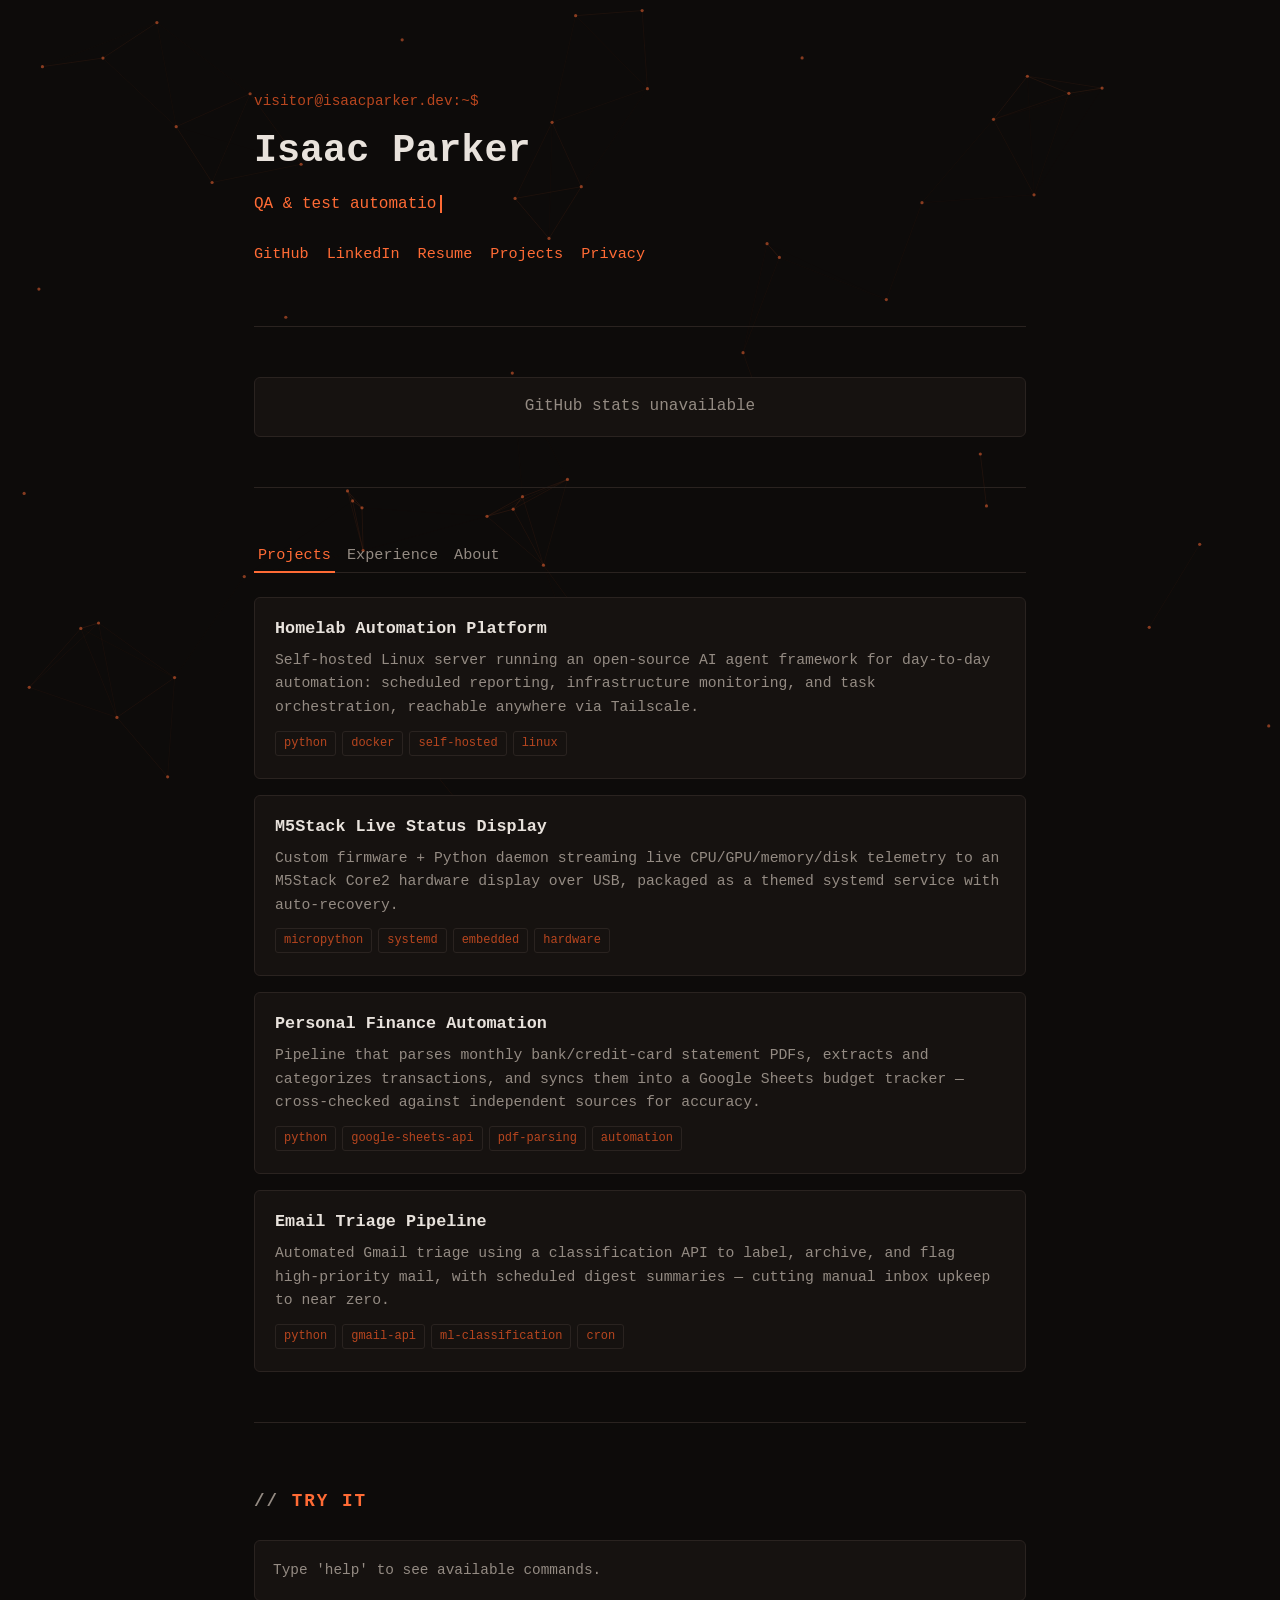
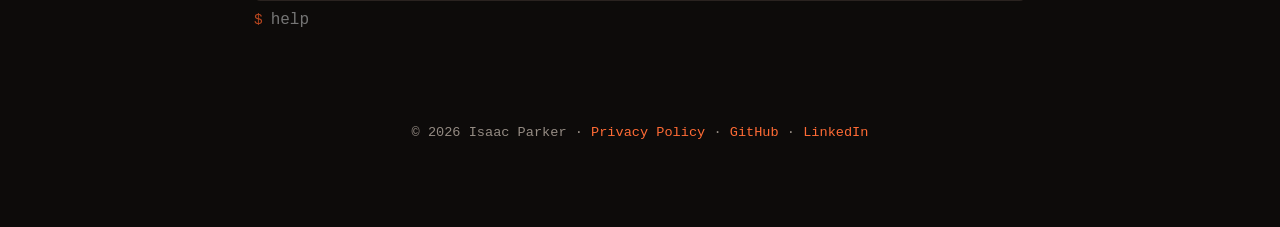
<file: index.html>
<!DOCTYPE html>
<html lang="en">
<head>
<meta charset="UTF-8">
<meta name="viewport" content="width=device-width, initial-scale=1.0">
<title>Isaac Parker</title>
<meta name="description" content="Isaac Parker — QA/test engineer and systems builder. Hardware test automation, Python tooling, self-hosted infrastructure and AI agent orchestration.">
<link rel="stylesheet" href="styles.css">
</head>
<body>
  <canvas id="bg-canvas"></canvas>

  <div class="container">
    <header class="hero">
      <div class="prompt">visitor@isaacparker.dev:~$</div>
      <h1>Isaac Parker</h1>
      <div class="subtitle"><span id="typed"></span></div>
      <nav class="links">
        <a href="https://github.com/IsaacPark432" target="_blank" rel="noopener">GitHub</a>
        <a href="https://www.linkedin.com/in/isaac-parker111/" target="_blank" rel="noopener">LinkedIn</a>
        <a href="resume.pdf" target="_blank" rel="noopener">Resume</a>
        <a href="#main-tabs">Projects</a>
        <a href="privacy.html">Privacy</a>
      </nav>
    </header>

    <section id="github-stats" class="reveal">
      <div class="gh-stats" id="gh-stats">
        <div class="gh-stat"><span class="gh-num" id="gh-repos">–</span><span class="gh-label">public repos</span></div>
        <div class="gh-stat"><span class="gh-num" id="gh-stars">–</span><span class="gh-label">stars earned</span></div>
        <div class="gh-stat"><span class="gh-num" id="gh-followers">–</span><span class="gh-label">followers</span></div>
        <div class="gh-stat"><span class="gh-num" id="gh-lang">–</span><span class="gh-label">top language</span></div>
      </div>
    </section>

    <section id="main-tabs" class="reveal">
      <div class="tab-bar" role="tablist">
        <button class="tab-btn active" data-tab="projects" role="tab" aria-selected="true">Projects</button>
        <button class="tab-btn" data-tab="experience" role="tab" aria-selected="false">Experience</button>
        <button class="tab-btn" data-tab="about" role="tab" aria-selected="false">About</button>
      </div>

      <div class="tab-panel active" id="tab-projects" role="tabpanel">
        <div class="project-grid">
          <div class="project">
            <h3>Homelab Automation Platform</h3>
            <p>Self-hosted Linux server running an open-source AI agent framework for day-to-day automation: scheduled reporting, infrastructure monitoring, and task orchestration, reachable anywhere via Tailscale.</p>
            <div class="tags"><span>python</span><span>docker</span><span>self-hosted</span><span>linux</span></div>
          </div>
          <div class="project">
            <h3>M5Stack Live Status Display</h3>
            <p>Custom firmware + Python daemon streaming live CPU/GPU/memory/disk telemetry to an M5Stack Core2 hardware display over USB, packaged as a themed systemd service with auto-recovery.</p>
            <div class="tags"><span>micropython</span><span>systemd</span><span>embedded</span><span>hardware</span></div>
          </div>
          <div class="project">
            <h3>Personal Finance Automation</h3>
            <p>Pipeline that parses monthly bank/credit-card statement PDFs, extracts and categorizes transactions, and syncs them into a Google Sheets budget tracker — cross-checked against independent sources for accuracy.</p>
            <div class="tags"><span>python</span><span>google-sheets-api</span><span>pdf-parsing</span><span>automation</span></div>
          </div>
          <div class="project">
            <h3>Email Triage Pipeline</h3>
            <p>Automated Gmail triage using a classification API to label, archive, and flag high-priority mail, with scheduled digest summaries — cutting manual inbox upkeep to near zero.</p>
            <div class="tags"><span>python</span><span>gmail-api</span><span>ml-classification</span><span>cron</span></div>
          </div>
        </div>
      </div>

      <div class="tab-panel" id="tab-experience" role="tabpanel">
        <div class="timeline">
          <div class="timeline-item">
            <div class="timeline-meta">
              <span class="timeline-role">QA Engineer</span>
              <span class="timeline-org">Ring / Amazon — Los Angeles, CA</span>
              <span class="timeline-date">May 2022 – Present</span>
            </div>
            <p class="timeline-sub">Project: Battery Pack</p>
            <ul>
              <li>Designed and built custom hardware test rigs, including a Raspberry Pi–based system with UART communication and a programmable resistive load for controlled battery discharge testing.</li>
              <li>Built comprehensive test suites supporting firmware development through system-level testing; migrated test scripts from Bash to Python for extensibility and coverage.</li>
              <li>Tracked and measured power consumption throughout development to minimize loss and surface savings opportunities.</li>
            </ul>
            <p class="timeline-sub">Project: Ring Car Camera</p>
            <ul>
              <li>Supported a successful product launch through field testing and system-level testing up to release.</li>
              <li>Led thermal characterization testing in high-heat environments, producing data that shaped the thermal policy shipped in all production dash cameras.</li>
              <li>Managed an early-access tester cohort — assigning test plans, collecting sentiment, and analyzing feedback pre-launch.</li>
            </ul>
          </div>

          <div class="timeline-item">
            <div class="timeline-meta">
              <span class="timeline-role">Engineering Intern</span>
              <span class="timeline-org">Scener — Seattle, WA</span>
              <span class="timeline-date">June 2020 – Jan 2021</span>
            </div>
            <ul>
              <li>Identified and reported bugs across testing phases, working directly with end-users to root-cause issues.</li>
              <li>Worked in an agile development environment on a web product serving 2M+ users.</li>
              <li>Triaged high volumes of daily user tickets to surface key concerns for the engineering team.</li>
              <li>Built an automated regression suite with Selenium + Python to streamline release testing.</li>
            </ul>
          </div>

          <div class="timeline-item">
            <div class="timeline-meta">
              <span class="timeline-role">B.S. Computer Engineering</span>
              <span class="timeline-org">Seattle University — Seattle, WA</span>
              <span class="timeline-date">May 2021</span>
            </div>
            <ul>
              <li>NCAA Division I Student-Athlete · IEEE Student Chapter Leader · SAAC Member · Undergraduate Student Researcher.</li>
              <li><strong>Capstone:</strong> Electric Meter Simulation App — a Python phone application simulating simple and complex waveforms via a phone's audio jack, applying DSP and superposition concepts to help sales/test engineers demo products to customers.</li>
            </ul>
          </div>

          <div class="timeline-item">
            <div class="timeline-meta">
              <span class="timeline-role">Skills</span>
            </div>
            <div class="tags">
              <span>Python</span><span>C++</span><span>C</span><span>C#</span><span>Pytest</span>
              <span>Hardware Bring-up</span><span>Thermal Testing</span><span>Data Analysis</span><span>Soldering</span>
            </div>
          </div>
        </div>
      </div>

      <div class="tab-panel" id="tab-about">
        <div class="about-grid">
          <p>QA/test engineer with a hardware-and-software background — I design test systems, write the tooling that runs them, and dig into the data they produce. Day to day that means building custom test rigs, automating regression suites, and chasing root causes from firmware up to the system level.</p>
          <p>Outside of work I run a home server that hosts an AI agent for day-to-day automation — budget tracking, email triage, infrastructure monitoring — and build small hardware/software projects that remove tedious manual work.</p>
          <p>Interested in: test automation, embedded systems, developer tooling, and agent-driven infrastructure.</p>
        </div>
      </div>
    </section>

    <section id="terminal-section" class="reveal">
      <h2>Try it</h2>
      <div class="terminal" id="term-output">
        <div class="terminal-line">Type 'help' to see available commands.</div>
      </div>
      <div class="terminal-input-row">
        <span class="prompt">$</span>
        <input id="term-input" type="text" autocomplete="off" spellcheck="false" placeholder="help">
      </div>
    </section>

    <footer>
      &copy; 2026 Isaac Parker · <a href="privacy.html">Privacy Policy</a> · <a href="https://github.com/IsaacPark432">GitHub</a> · <a href="https://www.linkedin.com/in/isaac-parker111/">LinkedIn</a>
    </footer>
  </div>
  <script src="script.js"></script>
</body>
</html>
</file>
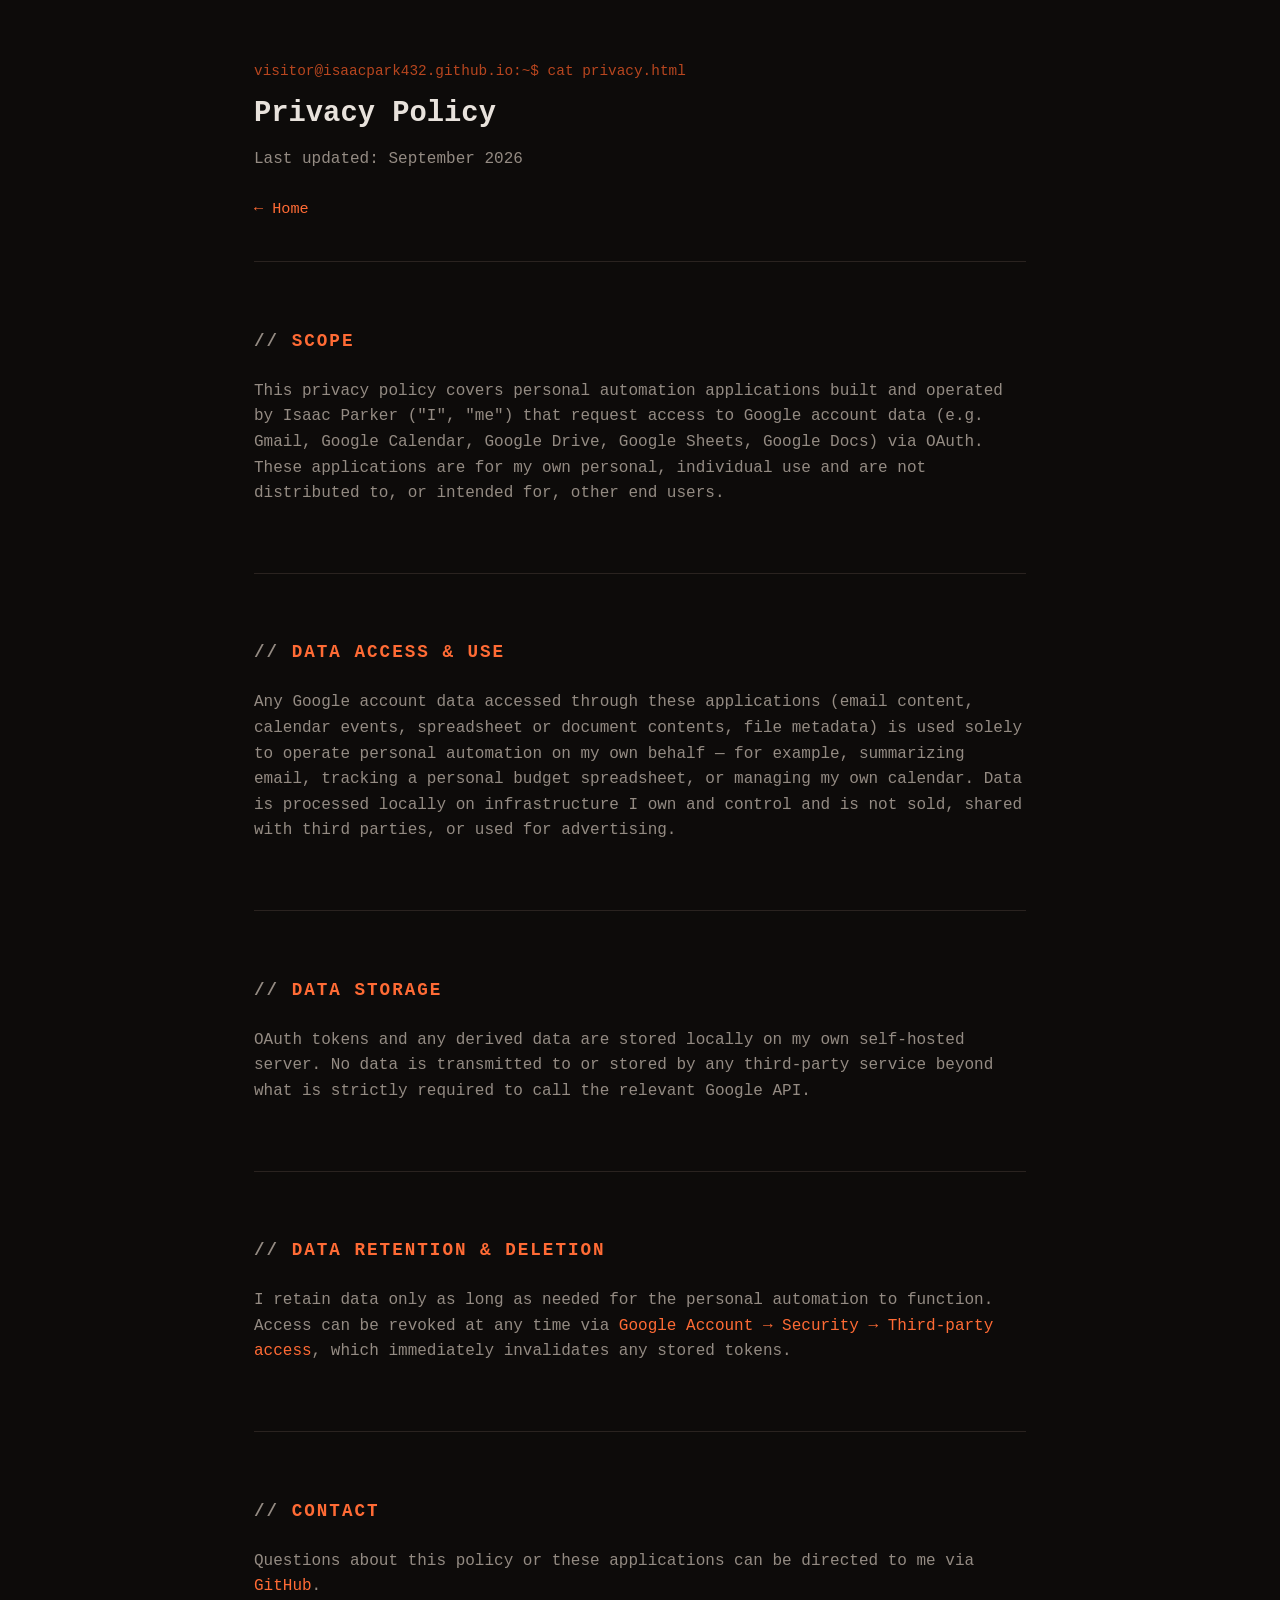
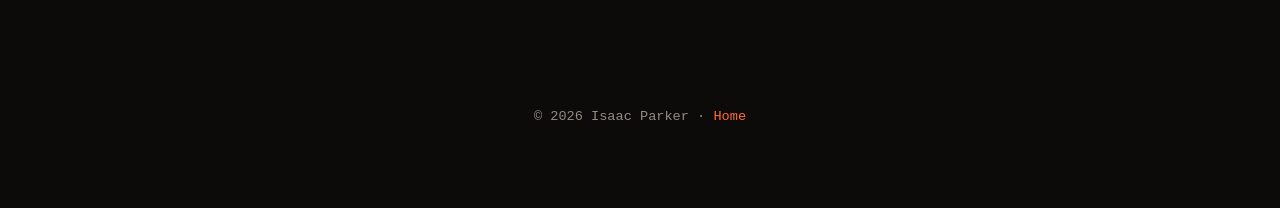
<file: privacy.html>
<!DOCTYPE html>
<html lang="en">
<head>
<meta charset="UTF-8">
<meta name="viewport" content="width=device-width, initial-scale=1.0">
<title>Privacy Policy — Isaac Parker</title>
<link rel="stylesheet" href="styles.css">
</head>
<body>
  <div class="container">
    <header class="hero" style="padding: 60px 0 40px;">
      <div class="prompt">visitor@isaacpark432.github.io:~$ cat privacy.html</div>
      <h1 style="font-size: 1.8rem;">Privacy Policy</h1>
      <div class="subtitle">Last updated: September 2026</div>
      <nav class="links">
        <a href="index.html">← Home</a>
      </nav>
    </header>

    <section>
      <h2>Scope</h2>
      <p style="color: var(--text-dim)">
        This privacy policy covers personal automation applications built and operated
        by Isaac Parker ("I", "me") that request access to Google account data
        (e.g. Gmail, Google Calendar, Google Drive, Google Sheets, Google Docs)
        via OAuth. These applications are for my own personal, individual use and
        are not distributed to, or intended for, other end users.
      </p>
    </section>

    <section>
      <h2>Data Access &amp; Use</h2>
      <p style="color: var(--text-dim)">
        Any Google account data accessed through these applications (email content,
        calendar events, spreadsheet or document contents, file metadata) is used
        solely to operate personal automation on my own behalf — for example,
        summarizing email, tracking a personal budget spreadsheet, or managing my
        own calendar. Data is processed locally on infrastructure I own and control
        and is not sold, shared with third parties, or used for advertising.
      </p>
    </section>

    <section>
      <h2>Data Storage</h2>
      <p style="color: var(--text-dim)">
        OAuth tokens and any derived data are stored locally on my own self-hosted
        server. No data is transmitted to or stored by any third-party service
        beyond what is strictly required to call the relevant Google API.
      </p>
    </section>

    <section>
      <h2>Data Retention &amp; Deletion</h2>
      <p style="color: var(--text-dim)">
        I retain data only as long as needed for the personal automation to function.
        Access can be revoked at any time via
        <a href="https://myaccount.google.com/permissions" target="_blank" rel="noopener">Google Account → Security → Third-party access</a>,
        which immediately invalidates any stored tokens.
      </p>
    </section>

    <section>
      <h2>Contact</h2>
      <p style="color: var(--text-dim)">
        Questions about this policy or these applications can be directed to me via
        <a href="https://github.com/IsaacPark432" target="_blank" rel="noopener">GitHub</a>.
      </p>
    </section>

    <footer>
      &copy; 2026 Isaac Parker · <a href="index.html">Home</a>
    </footer>
  </div>
</body>
</html>
</file>
<file: styles.css>
:root {
  --bg: #0d0b0a;
  --bg-alt: #161210;
  --ember: #ff6b35;
  --ember-dim: #b8461f;
  --text: #e8e2dc;
  --text-dim: #948b83;
  --border: #2a2320;
}

* { box-sizing: border-box; }

html { scroll-behavior: smooth; }

body {
  margin: 0;
  background: var(--bg);
  color: var(--text);
  font-family: 'JetBrains Mono', 'SF Mono', Consolas, monospace;
  line-height: 1.6;
}

#bg-canvas {
  position: fixed;
  top: 0; left: 0;
  width: 100%; height: 100%;
  z-index: -1;
  display: block;
}

a { color: var(--ember); text-decoration: none; }
a:hover { text-decoration: underline; }

.container {
  max-width: 820px;
  margin: 0 auto;
  padding: 0 24px;
  position: relative;
}

header.hero {
  padding: 90px 0 60px;
  border-bottom: 1px solid var(--border);
}

.prompt {
  color: var(--ember-dim);
  font-size: 0.9rem;
}

h1 {
  font-size: 2.4rem;
  margin: 8px 0 4px;
  color: var(--text);
}

#typed {
  color: var(--ember);
  border-right: 2px solid var(--ember);
  padding-right: 4px;
}

.subtitle {
  color: var(--text-dim);
  margin-top: 10px;
  font-size: 1rem;
}

nav.links {
  margin-top: 24px;
  display: flex;
  gap: 18px;
  font-size: 0.95rem;
  flex-wrap: wrap;
}

section {
  padding: 50px 0;
  border-bottom: 1px solid var(--border);
}

section:last-of-type { border-bottom: none; }

h2 {
  font-size: 1.1rem;
  color: var(--ember);
  text-transform: uppercase;
  letter-spacing: 2px;
  margin-bottom: 24px;
}

h2::before { content: "// "; color: var(--text-dim); }

/* ---------- Scroll reveal ---------- */
.reveal {
  opacity: 0;
  transform: translateY(16px);
  transition: opacity 0.6s ease, transform 0.6s ease;
}
.reveal.visible {
  opacity: 1;
  transform: translateY(0);
}

/* ---------- GitHub stats ---------- */
.gh-stats {
  display: grid;
  grid-template-columns: repeat(4, 1fr);
  gap: 14px;
  text-align: center;
}
.gh-stat {
  background: var(--bg-alt);
  border: 1px solid var(--border);
  border-radius: 6px;
  padding: 16px 8px;
}
.gh-num {
  display: block;
  font-size: 1.6rem;
  color: var(--ember);
  font-weight: bold;
}
.gh-label {
  display: block;
  font-size: 0.72rem;
  color: var(--text-dim);
  text-transform: uppercase;
  letter-spacing: 1px;
  margin-top: 4px;
}
.gh-error { grid-column: 1 / -1; color: var(--text-dim); }

@media (max-width: 560px) {
  .gh-stats { grid-template-columns: repeat(2, 1fr); }
}

/* ---------- Tabs ---------- */
.tab-bar {
  display: flex;
  gap: 8px;
  border-bottom: 1px solid var(--border);
  margin-bottom: 24px;
}
.tab-btn {
  background: none;
  border: none;
  outline: none;
  color: var(--text-dim);
  font-family: inherit;
  font-size: 0.95rem;
  padding: 8px 4px;
  cursor: pointer;
  position: relative;
  transition: color 0.15s ease;
}
.tab-btn:hover { color: var(--text); }
.tab-btn.active { color: var(--ember); }
.tab-btn.active::after {
  content: "";
  position: absolute;
  bottom: -1px; left: 0; right: 0;
  height: 2px;
  background: var(--ember);
}
.tab-panel { display: none; }
.tab-panel.active { display: block; animation: fadeIn 0.3s ease; }

@keyframes fadeIn {
  from { opacity: 0; transform: translateY(4px); }
  to { opacity: 1; transform: translateY(0); }
}

.project-grid {
  display: grid;
  gap: 16px;
}

.project {
  background: var(--bg-alt);
  border: 1px solid var(--border);
  border-radius: 6px;
  padding: 18px 20px;
  transition: border-color 0.15s ease, transform 0.15s ease;
}

.project:hover {
  border-color: var(--ember-dim);
  transform: translateX(4px);
}

.project h3 {
  margin: 0 0 6px;
  font-size: 1.05rem;
  color: var(--text);
}

.project p {
  margin: 0 0 10px;
  color: var(--text-dim);
  font-size: 0.92rem;
}

.tags span {
  display: inline-block;
  font-size: 0.75rem;
  color: var(--ember-dim);
  border: 1px solid var(--border);
  border-radius: 3px;
  padding: 2px 8px;
  margin-right: 6px;
  margin-bottom: 4px;
}

/* ---------- Timeline (Experience tab) ---------- */
.timeline {
  position: relative;
  padding-left: 22px;
  border-left: 2px solid var(--border);
}
.timeline-item {
  position: relative;
  margin-bottom: 34px;
}
.timeline-item::before {
  content: "";
  position: absolute;
  left: -28px;
  top: 4px;
  width: 10px;
  height: 10px;
  border-radius: 50%;
  background: var(--ember);
  box-shadow: 0 0 0 3px var(--bg);
}
.timeline-meta {
  display: flex;
  flex-wrap: wrap;
  gap: 8px;
  align-items: baseline;
  margin-bottom: 6px;
}
.timeline-role { color: var(--text); font-weight: bold; font-size: 1rem; }
.timeline-org { color: var(--ember-dim); font-size: 0.88rem; }
.timeline-date { color: var(--text-dim); font-size: 0.82rem; margin-left: auto; }
.timeline-sub { color: var(--text-dim); font-style: italic; margin: 10px 0 4px; font-size: 0.88rem; }
.timeline-item ul { margin: 0 0 4px; padding-left: 18px; color: var(--text-dim); font-size: 0.92rem; }
.timeline-item li { margin-bottom: 4px; }

.terminal {
  background: var(--bg-alt);
  border: 1px solid var(--border);
  border-radius: 6px;
  padding: 16px 18px;
  font-size: 0.9rem;
  max-height: 260px;
  overflow-y: auto;
}

.terminal-line { color: var(--text-dim); margin: 2px 0; }
.terminal-input-row { display: flex; gap: 6px; margin-top: 8px; }
.terminal-input-row .prompt { color: var(--ember-dim); }
#term-input {
  flex: 1;
  background: transparent;
  border: none;
  color: var(--text);
  font-family: inherit;
  font-size: inherit;
  outline: none;
}

footer {
  padding: 40px 0 80px;
  color: var(--text-dim);
  font-size: 0.85rem;
  text-align: center;
}

.about-grid {
  display: grid;
  grid-template-columns: 1fr;
  gap: 10px;
  color: var(--text-dim);
}

.about-grid strong { color: var(--text); }
</file>
